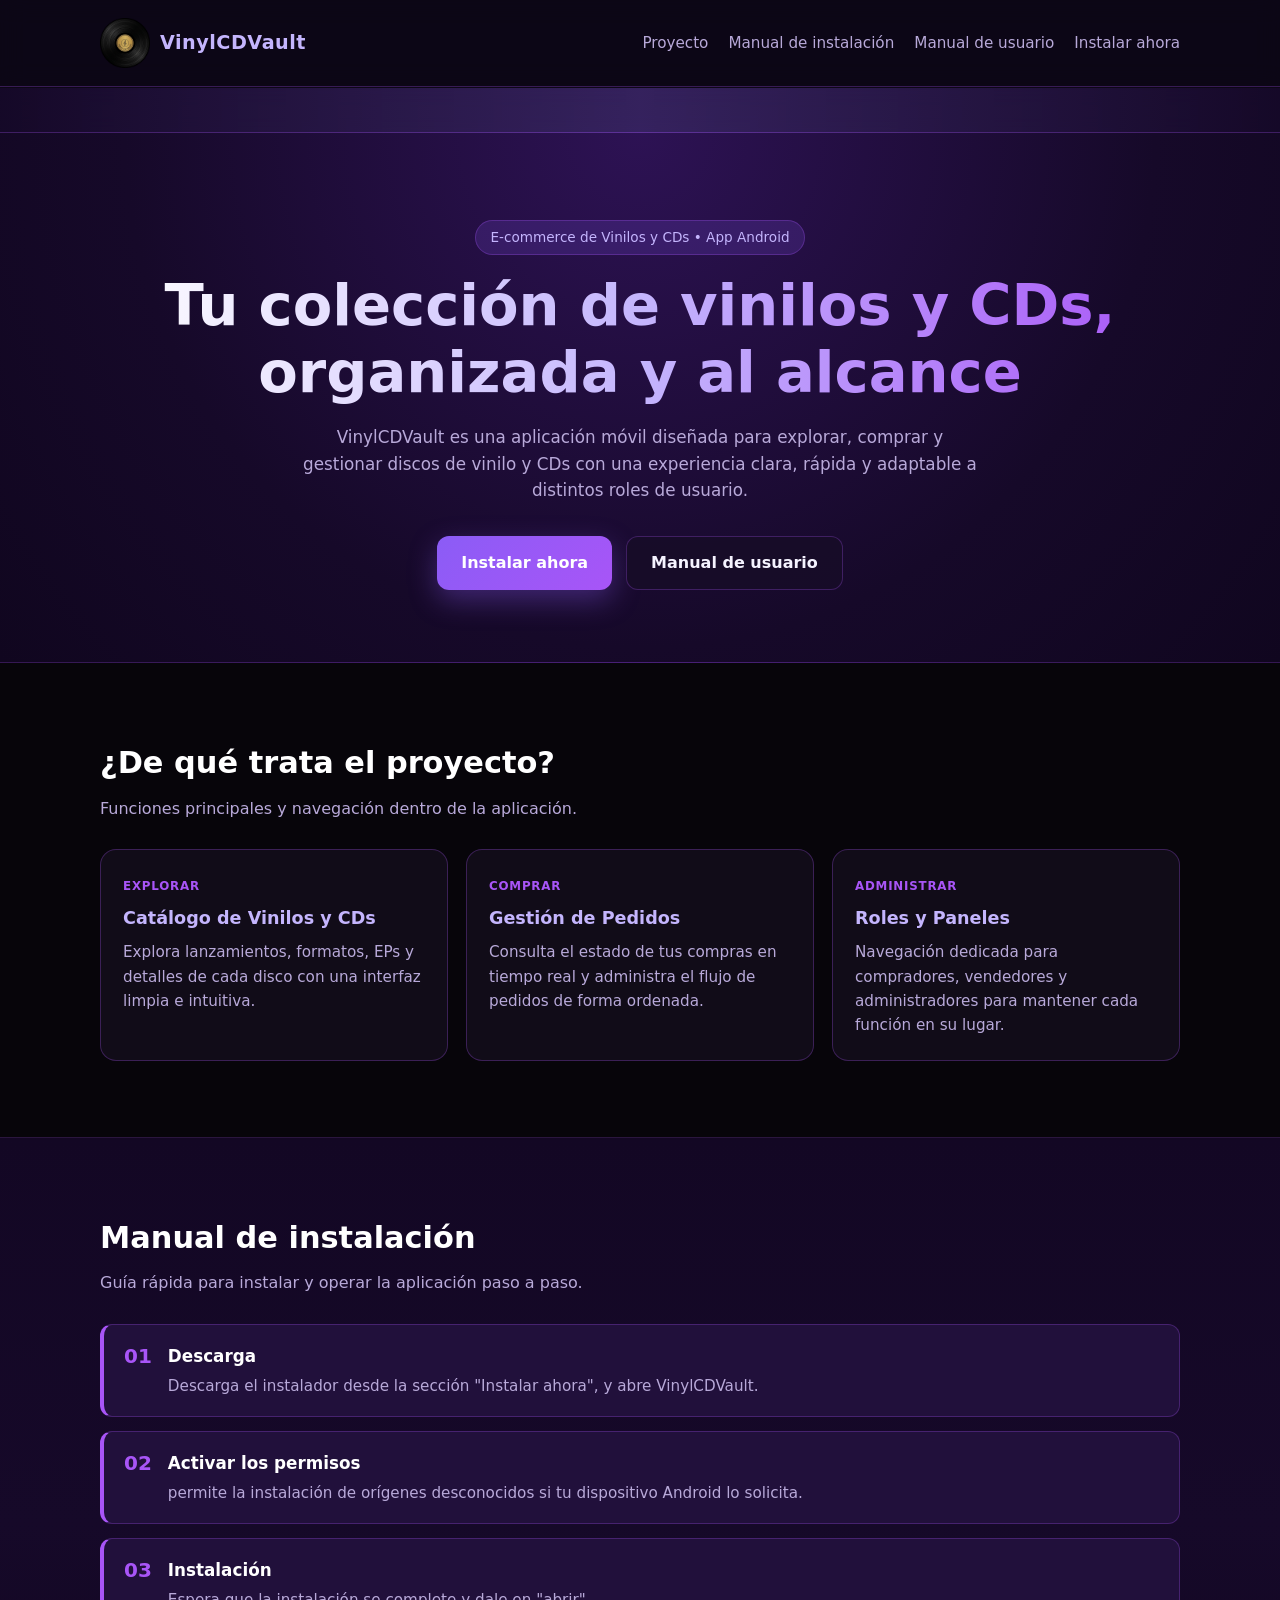
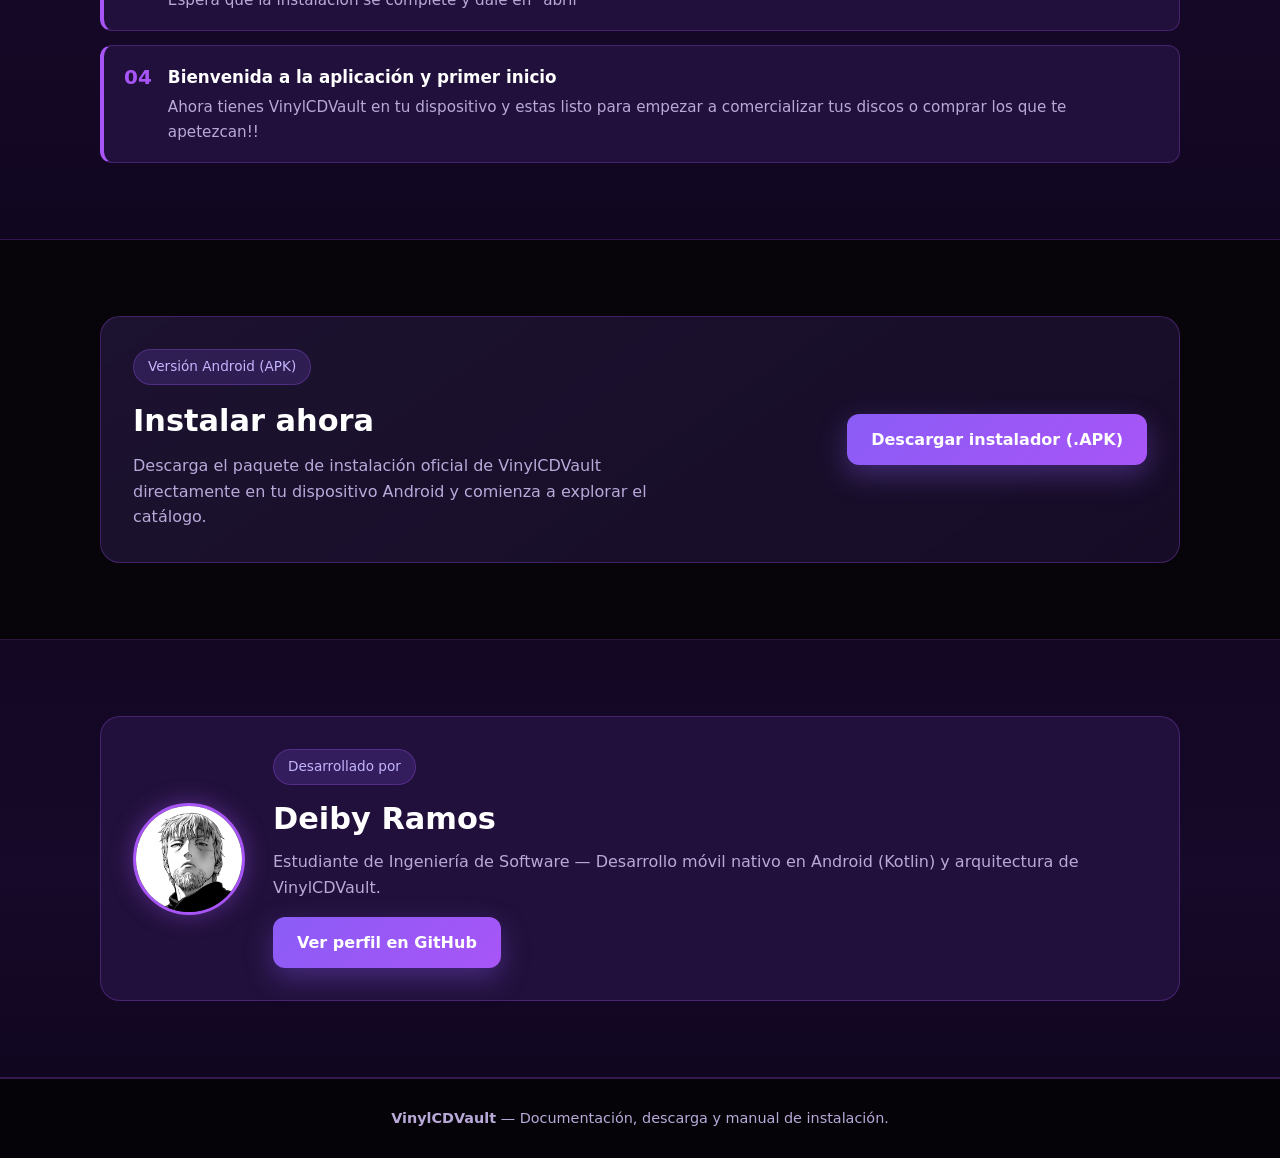
<file: index.html>
<!DOCTYPE html>
<html lang="es">

<head>
    <meta charset="UTF-8">
    <meta name="viewport" content="width=device-width, initial-scale=1.0">
    <title>VinylCDVault — E-commerce de Discos de Vinilo y CDs | Manual y Descarga</title>

    <!-- SEO Básico -->
    <meta name="description"
        content="Descarga VinylCDVault y consulta el manual de usuario oficial. Compra, explora y vende discos de vinilo, CDs y EPs de manera cómoda con vendedores reales.">
    <meta name="keywords"
        content="VinylCDVault, discos de vinilo, CDs, EP, tienda de música, e-commerce vinilos, app Android música, manual de usuario">
    <meta name="author" content="VinylCDVault Team">
    <meta name="robots" content="index, follow">
    <meta name="theme-color" content="#140824">

    <!-- Open Graph (para que se vea pro al compartir el link en WhatsApp/Discord) -->
    <meta property="og:type" content="website">
    <meta property="og:title" content="VinylCDVault — Tu colección de vinilos y CDs al alcance">
    <meta property="og:description"
        content="Compra tu música de manera más cómoda y sin rebuscar tanto con vendedores reales. Descarga el APK y revisa el manual de usuario.">
    <meta property="og:image" content="ic_vinyl_logo.png">

    <!-- Datos Estructurados (Schema.org para Google) -->
    <script type="application/ld+json">
    {
      "@context": "https://schema.org",
      "@type": "SoftwareApplication",
      "name": "VinylCDVault",
      "operatingSystem": "Android",
      "applicationCategory": "ShoppingApplication",
      "description": "Aplicación móvil e-commerce para comprar, explorar y gestionar discos de vinilo y CDs con distintos roles de usuario.",
      "offers": {
        "@type": "Offer",
        "price": "0",
        "priceCurrency": "COP"
      }
    }
    </script>

    <link rel="stylesheet" href="styles.css">
    <link rel="icon" type="image/png" href="ic_vinyl_logo.png">
</head>

<body>
    <header>
        <div class="container nav">
            <a href="#" class="logo-brandname" aria-label="Inicio de VinylCDVault">
                <img src="ic_vinyl_logo.png" alt="Logotipo de disco de vinilo de VinylCDVault" class="logo" width="36"
                    height="36">
                <span class="brand">VinylCDVault</span>
            </a>
            <nav class="nav-links" aria-label="Navegación principal">
                <a href="#proyecto">Proyecto</a>
                <a href="#manual">Manual de instalación</a>
                <a href="manual.html">Manual de usuario</a>
                <a href="#instalar">Instalar ahora</a>
            </nav>
        </div>
    </header>

    <aside class="promo-bar" aria-label="Novedades y beneficios">
        <div class="promo-track" id="promo-track">
            COMPRA TU MÚSICA DE MANERA MÁS CÓMODA Y SIN REBUSCAR TANTO CON VENDEDORES REALES!! &nbsp;⋅&nbsp; CONSIGUE EP
            DE MANERA MÁS SENCILLA &nbsp;⋅&nbsp; REGÍSTRATE PARA COMENZAR A VENDER TUS DISCOS!!
        </div>
    </aside>

    <main>
        <!-- SECCIÓN 1: HERO (Fondo Morado Cósmico) -->
        <section class="section-band bg-purple-hero" aria-labelledby="hero-title">
            <div class="container hero">
                <span class="badge">E-commerce de Vinilos y CDs • App Android</span>
                <h1 id="hero-title">Tu colección de vinilos y CDs, organizada y al alcance</h1>
                <p>
                    VinylCDVault es una aplicación móvil diseñada para explorar, comprar y gestionar discos
                    de vinilo y CDs con una experiencia clara, rápida y adaptable a distintos roles de usuario.
                </p>
                <div class="actions">
                    <a href="#instalar" class="btn btn-primary">Instalar ahora</a>
                    <a href="manual.html" class="btn btn-secondary">Manual de usuario</a>
                </div>
            </div>
        </section>

        <!-- SECCIÓN 2: PROYECTO (Fondo Negro Puro / Obsidiana) -->
        <section id="proyecto" class="section-band bg-black" aria-labelledby="proyecto-title">
            <div class="container">
                <div class="section-header">
                    <h2 id="proyecto-title" class="section-title">¿De qué trata el proyecto?</h2>
                    <p class="section-sub">Funciones principales y navegación dentro de la aplicación.</p>
                </div>
                <div class="grid">
                    <article class="card">
                        <span class="card-tag">Explorar</span>
                        <h3>Catálogo de Vinilos y CDs</h3>
                        <p>Explora lanzamientos, formatos, EPs y detalles de cada disco con una interfaz limpia e
                            intuitiva.</p>
                    </article>
                    <article class="card">
                        <span class="card-tag">Comprar</span>
                        <h3>Gestión de Pedidos</h3>
                        <p>Consulta el estado de tus compras en tiempo real y administra el flujo de pedidos de forma
                            ordenada.</p>
                    </article>
                    <article class="card">
                        <span class="card-tag">Administrar</span>
                        <h3>Roles y Paneles</h3>
                        <p>Navegación dedicada para compradores, vendedores y administradores para mantener cada función
                            en su lugar.</p>
                    </article>
                </div>
            </div>
        </section>

        <!-- SECCIÓN 3: MANUAL DE USUARIO (Fondo Morado Profundo) -->
        <section id="manual" class="section-band bg-purple-deep" aria-labelledby="manual-title">
            <div class="container">
                <div class="section-header">
                    <h2 id="manual-title" class="section-title">Manual de instalación</h2>
                    <p class="section-sub">Guía rápida para instalar y operar la aplicación paso a paso.</p>
                </div>
                <!-- Usamos <ol> porque son pasos secuenciales (mejor semántica) -->
                <ol class="steps">
                    <li class="step">
                        <span class="step-num">01</span>
                        <div>
                            <h3>Descarga</h3>
                            <p>Descarga el instalador desde la sección "Instalar ahora", y abre VinylCDVault.</p>
                        </div>
                    </li>
                    <li class="step">
                        <span class="step-num">02</span>
                        <div>
                            <h3>Activar los permisos</h3>
                            <p>permite la instalación de orígenes desconocidos si tu dispositivo Android lo solicita.
                            </p>
                        </div>
                    </li>
                    <li class="step">
                        <span class="step-num">03</span>
                        <div>
                            <h3>Instalación</h3>
                            <p>Espera que la instalación se complete y dale en "abrir"</p>
                        </div>
                    </li>
                    <li class="step">
                        <span class="step-num">04</span>
                        <div>
                            <h3>Bienvenida a la aplicación y primer inicio</h3>
                            <p>Ahora tienes VinylCDVault en tu dispositivo y estas listo para empezar a comercializar
                                tus discos o comprar los que te apetezcan!!</p>
                        </div>
                    </li>
                </ol>
            </div>
        </section>

        <!-- SECCIÓN 4: INSTALAR AHORA (Fondo Negro Puro / Obsidiana) -->
        <section id="instalar" class="section-band bg-black" aria-labelledby="instalar-title">
            <div class="container">
                <div class="install-box">
                    <div>
                        <span class="badge" style="margin-bottom: 12px;">Versión Android (APK)</span>
                        <h2 id="instalar-title" class="section-title" style="margin-bottom: 8px;">Instalar ahora</h2>
                        <p style="color: var(--text-muted); max-width: 540px;">
                            Descarga el paquete de instalación oficial de VinylCDVault directamente en tu dispositivo
                            Android y comienza a explorar el catálogo.
                        </p>
                    </div>
                    <a href="https://github.com/DeibyRamos123/vinylCDVault/releases/download/v1.0.0/app-release.apk" download class="btn btn-primary">Descargar instalador (.APK)</a>
                </div>
            </div>
        </section>
        <!-- SECCIÓN 5: DESARROLLADO POR (Fondo Morado Profundo) -->
        <section id="autor" class="section-band bg-purple-deep" aria-labelledby="autor-title">
            <div class="container">
                <div class="dev-card">
                <img src="canute manga.jpg" alt="Foto de Deiby Julián Ramos Nieto" class="dev-avatar" width="110"
                height="110">
                    <div class="dev-info">
                        <span class="badge" style="margin-bottom: 10px;">Desarrollado por</span>
                        <h2 id="autor-title" class="section-title" style="margin-bottom: 6px;">Deiby Ramos
                        </h2>
                        <p style="color: var(--text-muted); margin-bottom: 16px;">
                            Estudiante de Ingeniería de Software — Desarrollo móvil nativo en Android (Kotlin) y
                            arquitectura de VinylCDVault.
                        </p>
                        <div class="dev-links">
                            <a href="https://github.com/DeibyRamos123" target="_blank" rel="noopener noreferrer"
                                class="btn btn-primary">
                                Ver perfil en GitHub
                            </a>
                        </div>
                    </div>
                </div>
            </div>
        </section>
    </main>

    <footer>
        <div class="container">
            <p><strong>VinylCDVault</strong> — Documentación, descarga y manual de instalación.</p>
        </div>
    </footer>

    <script src="index.js"></script>
</body>

</html>
</file>
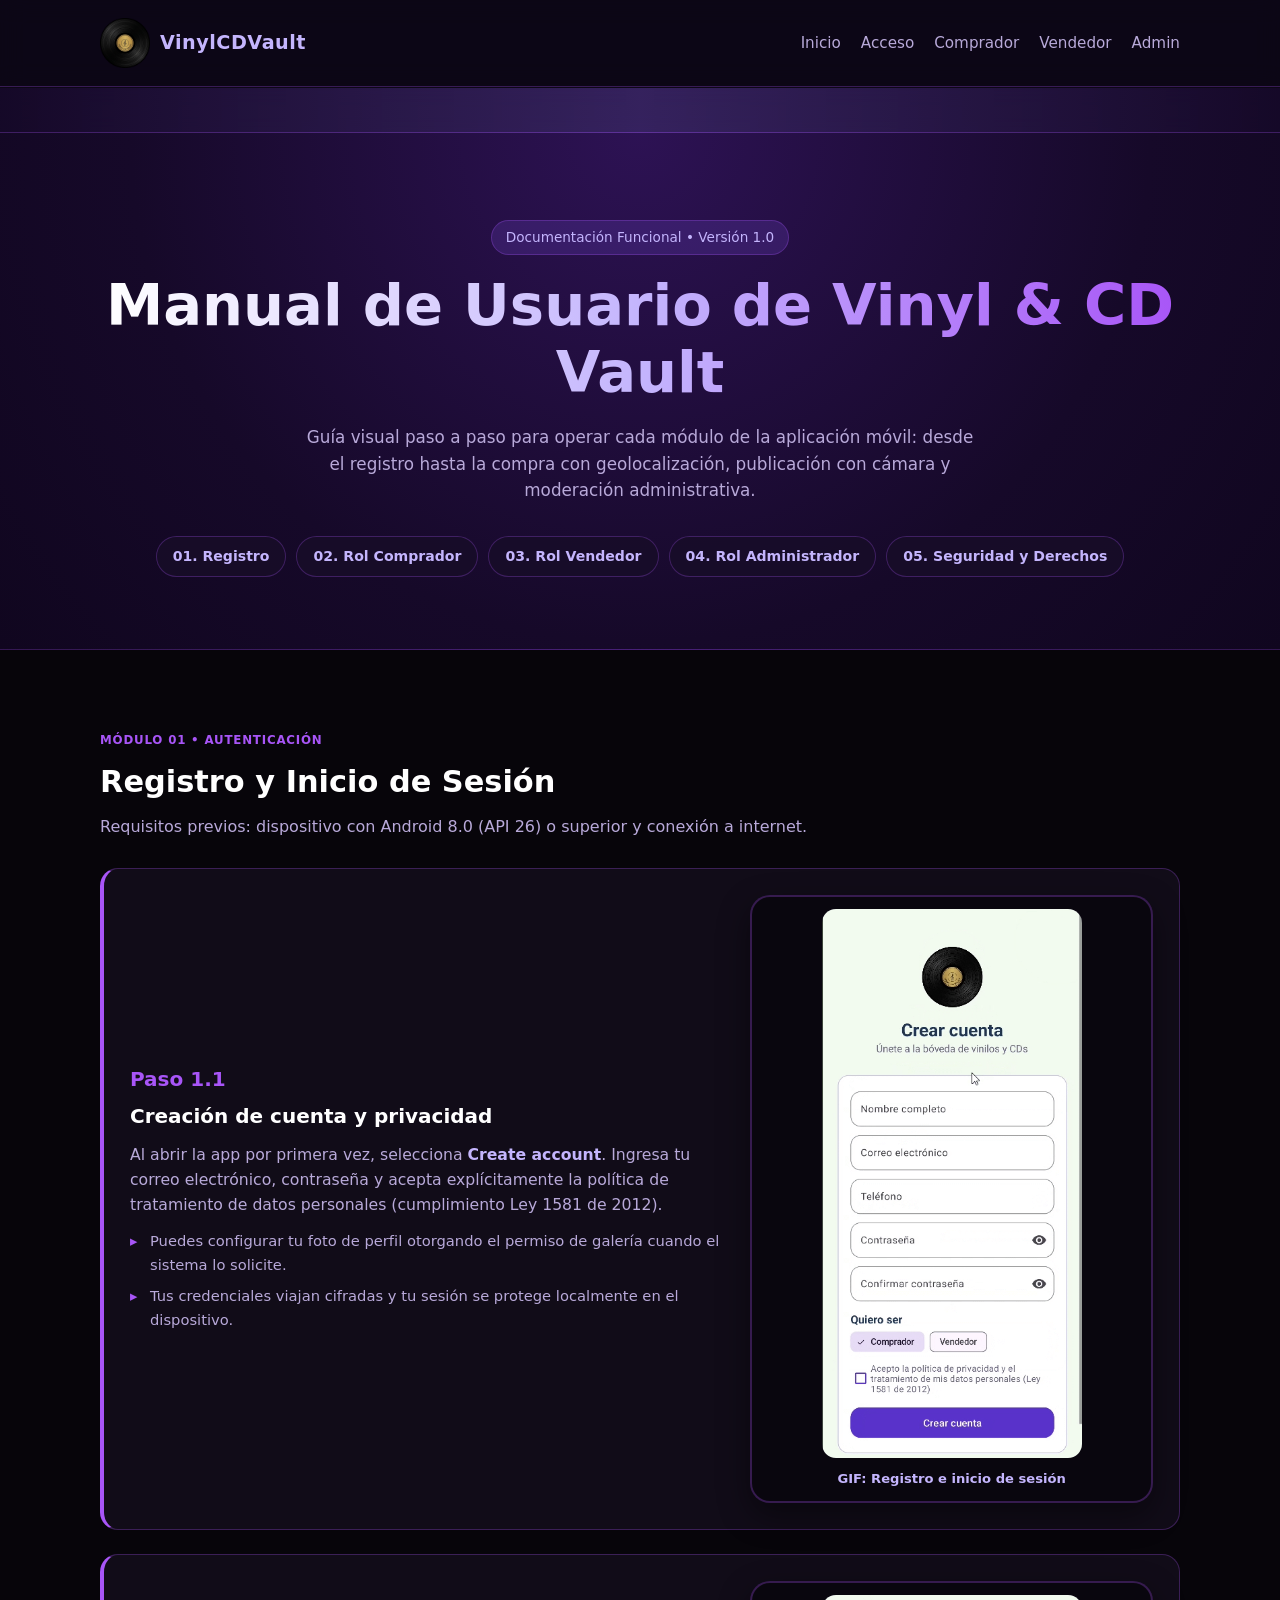
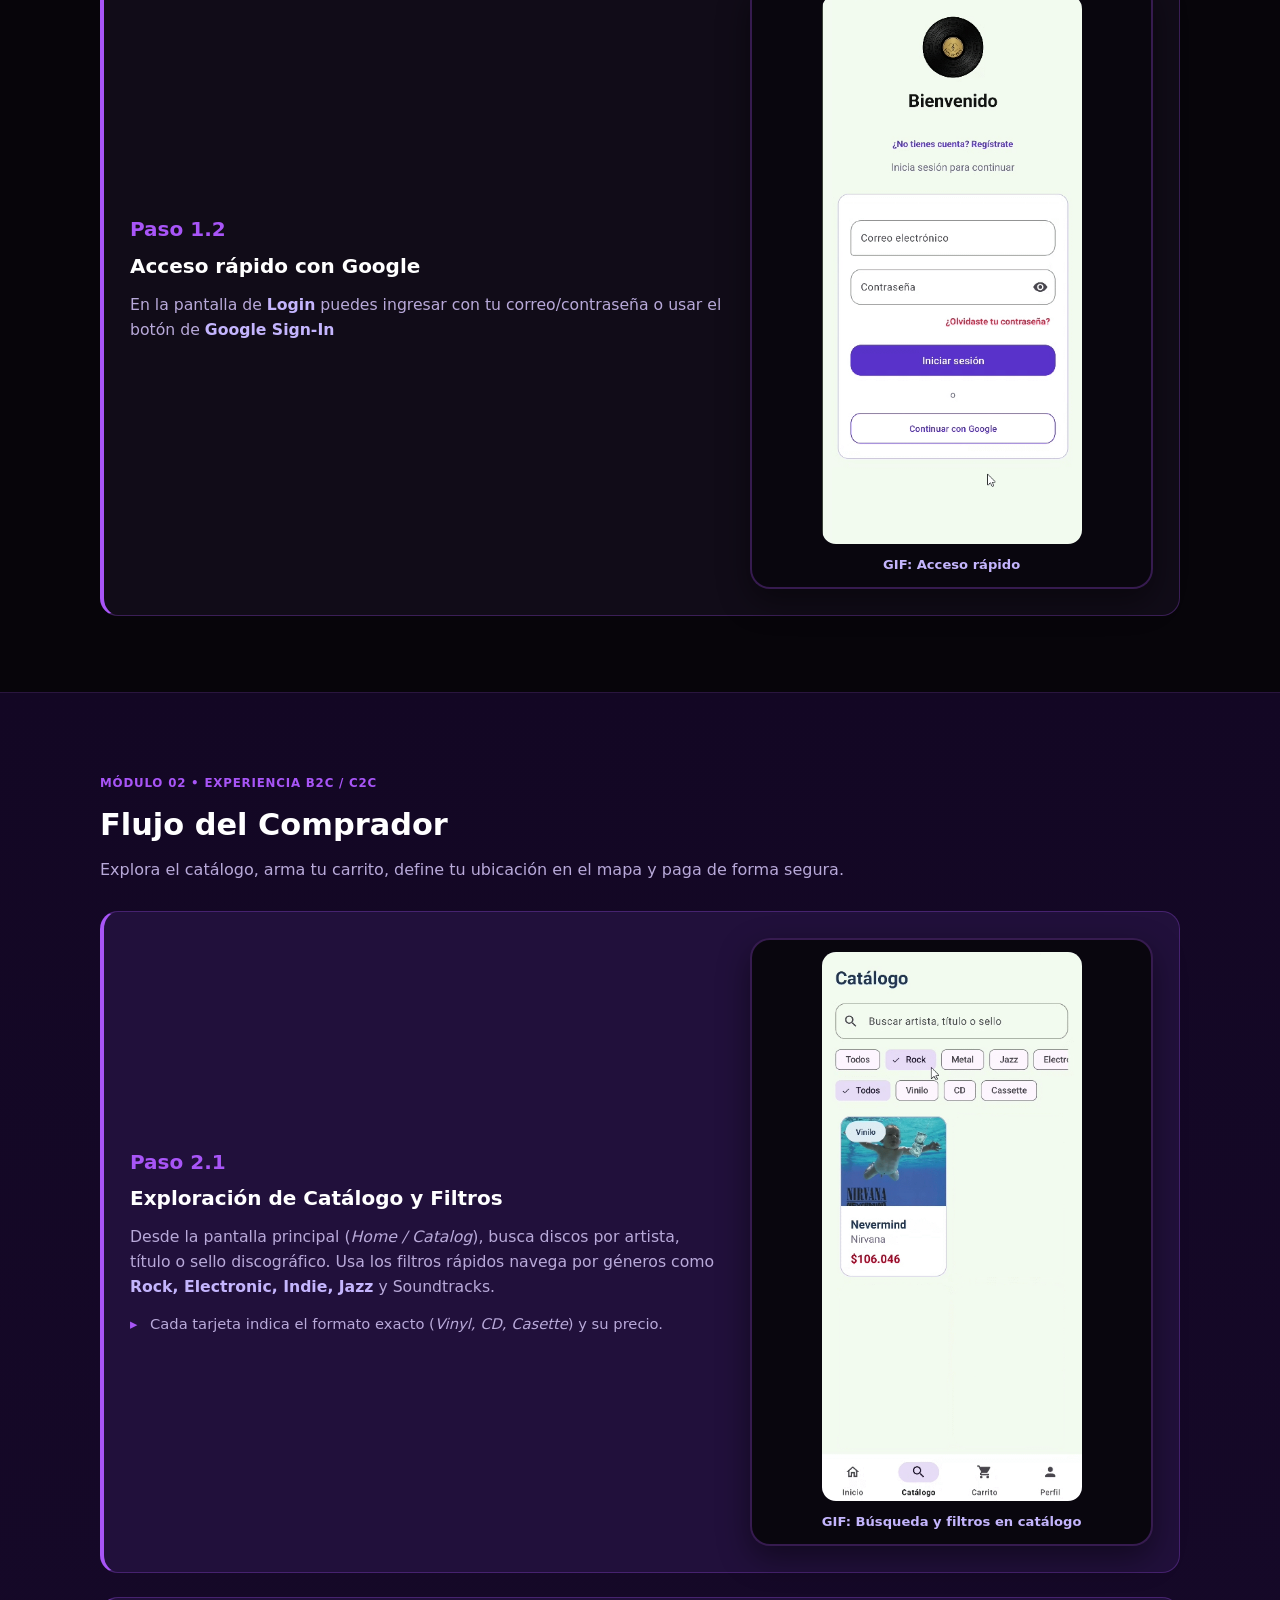
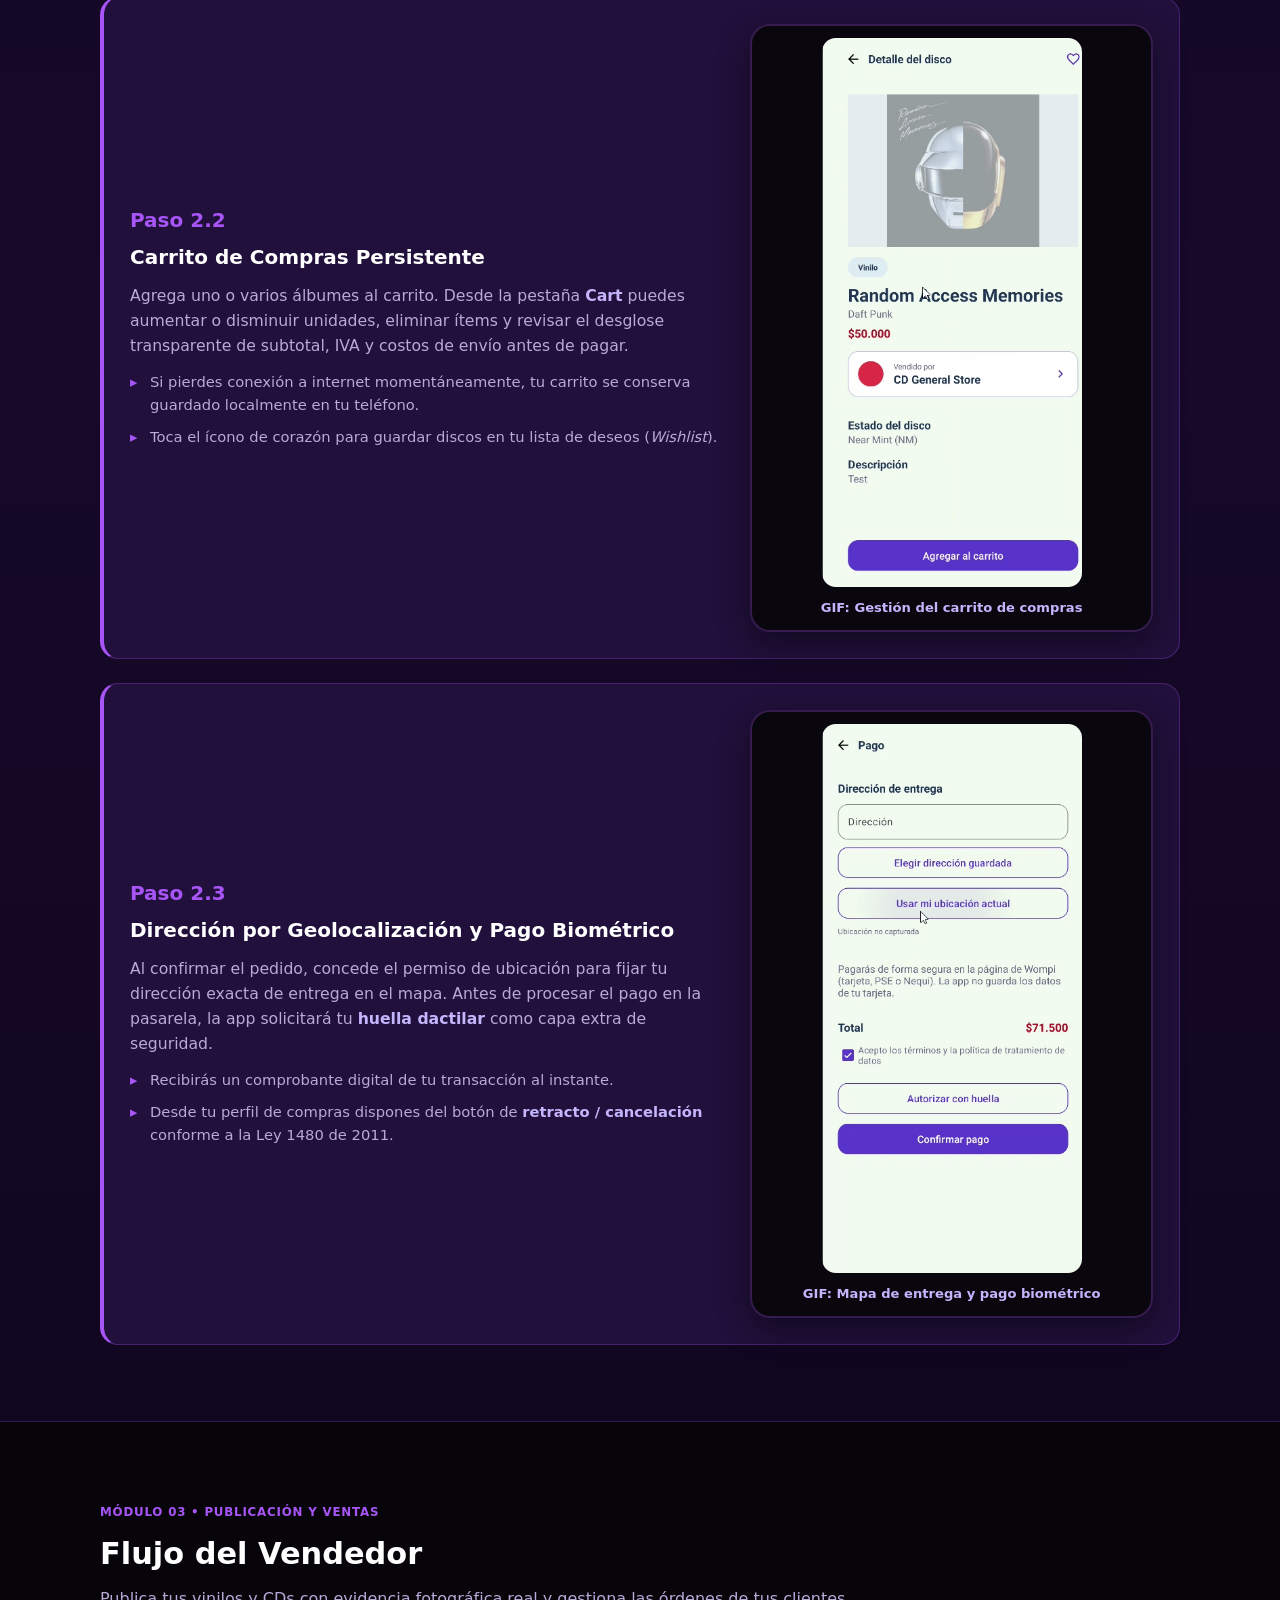
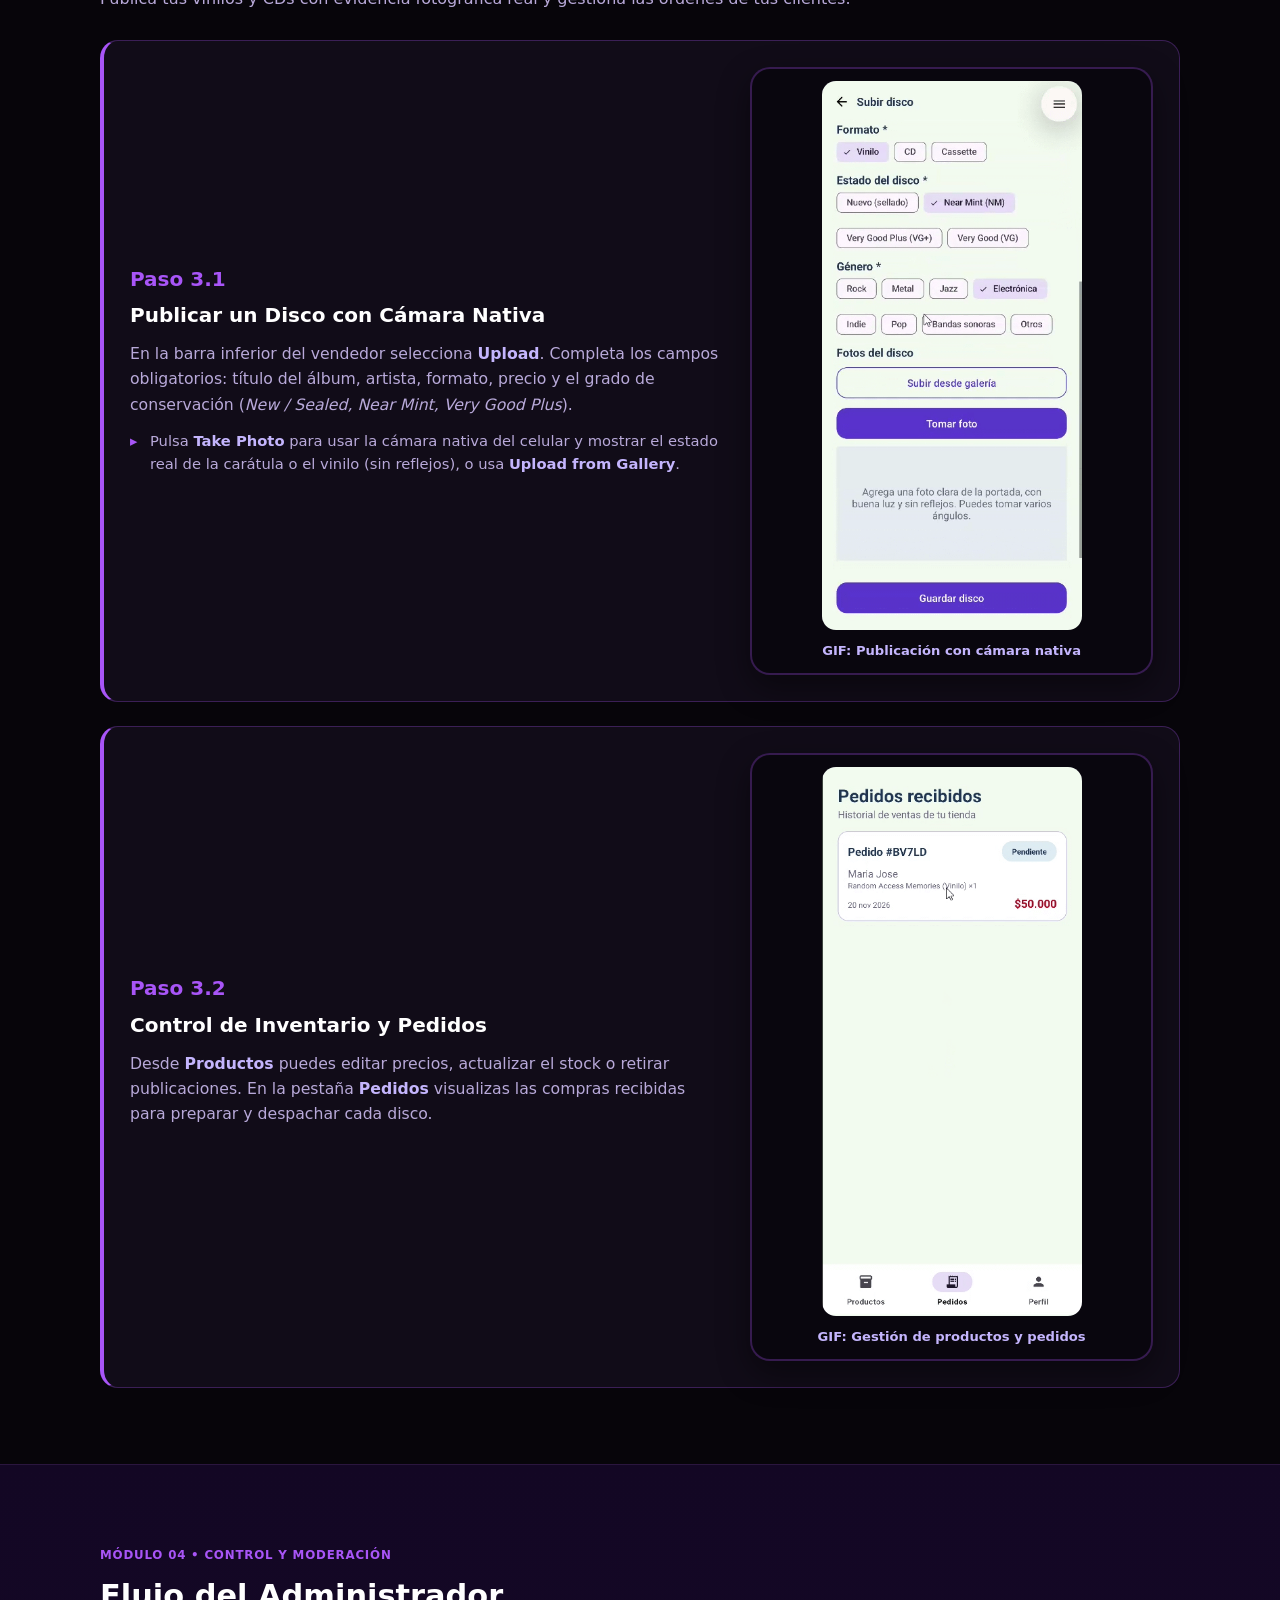
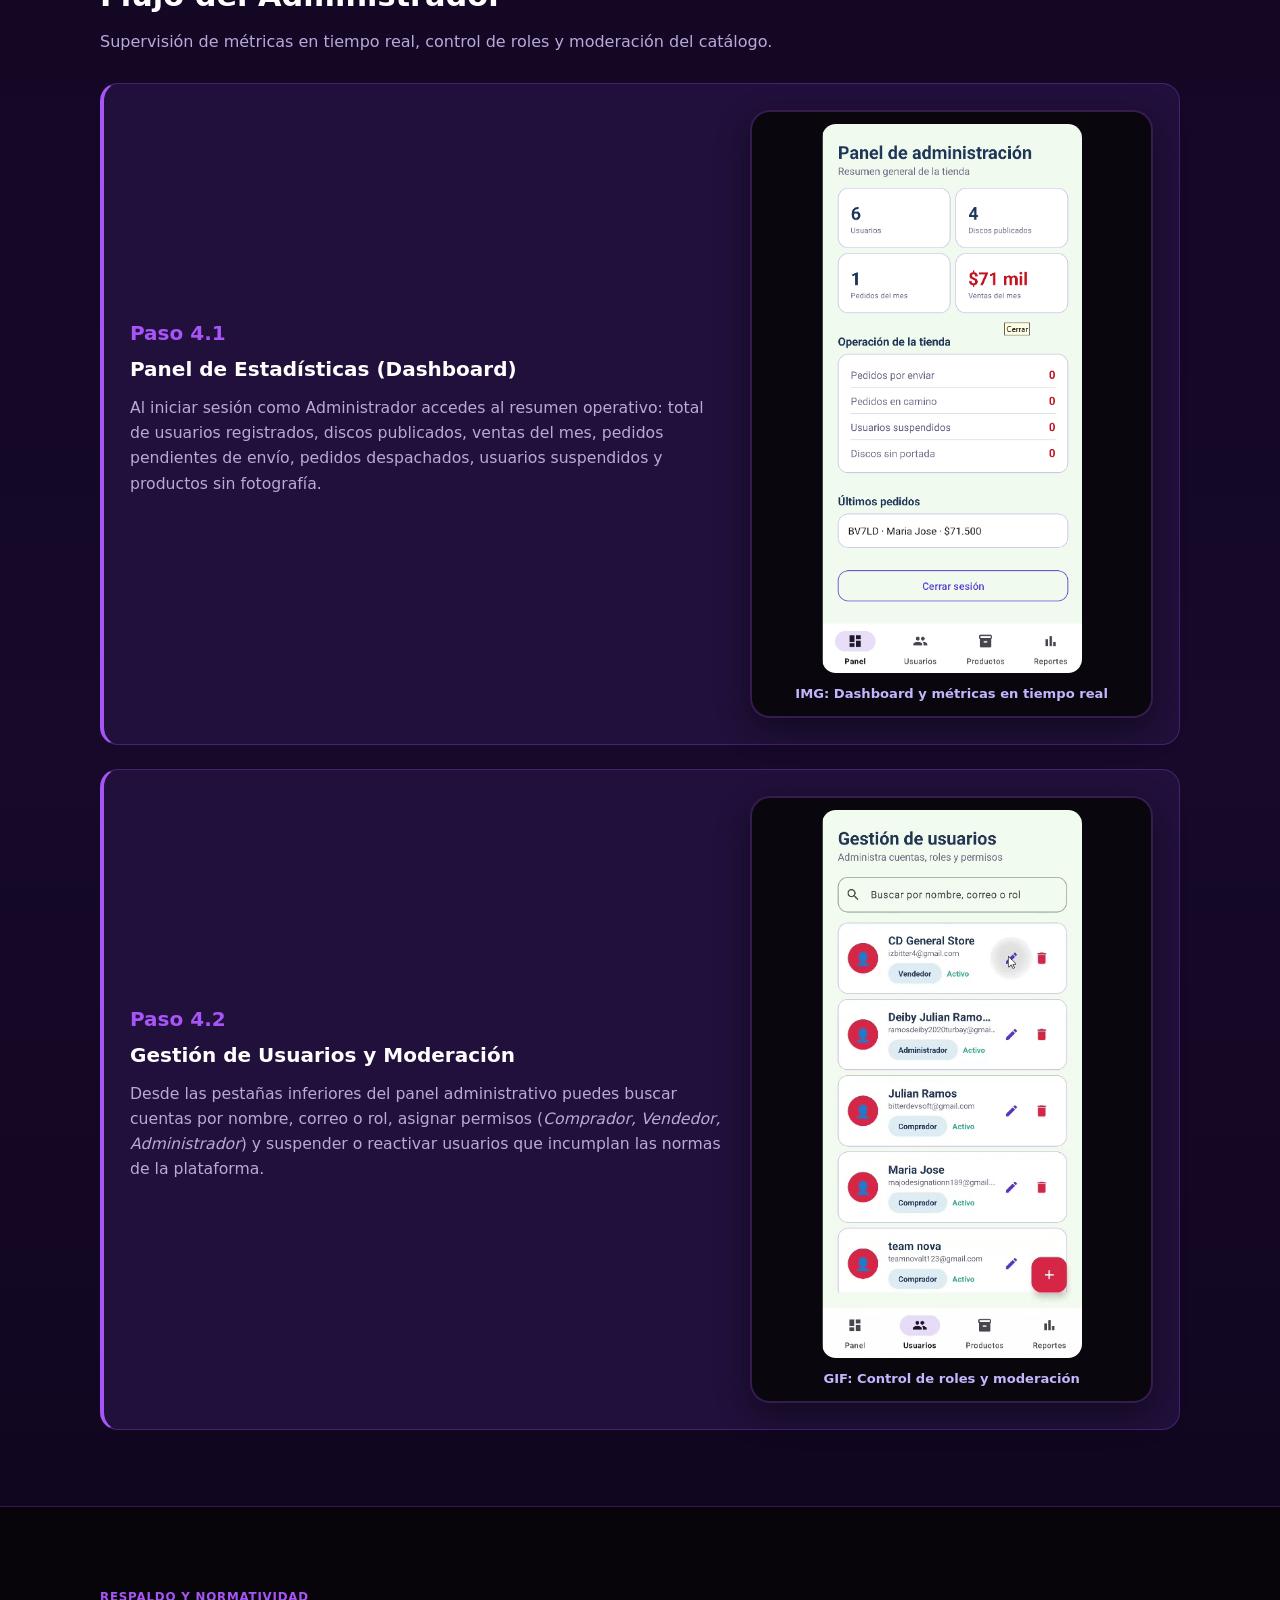
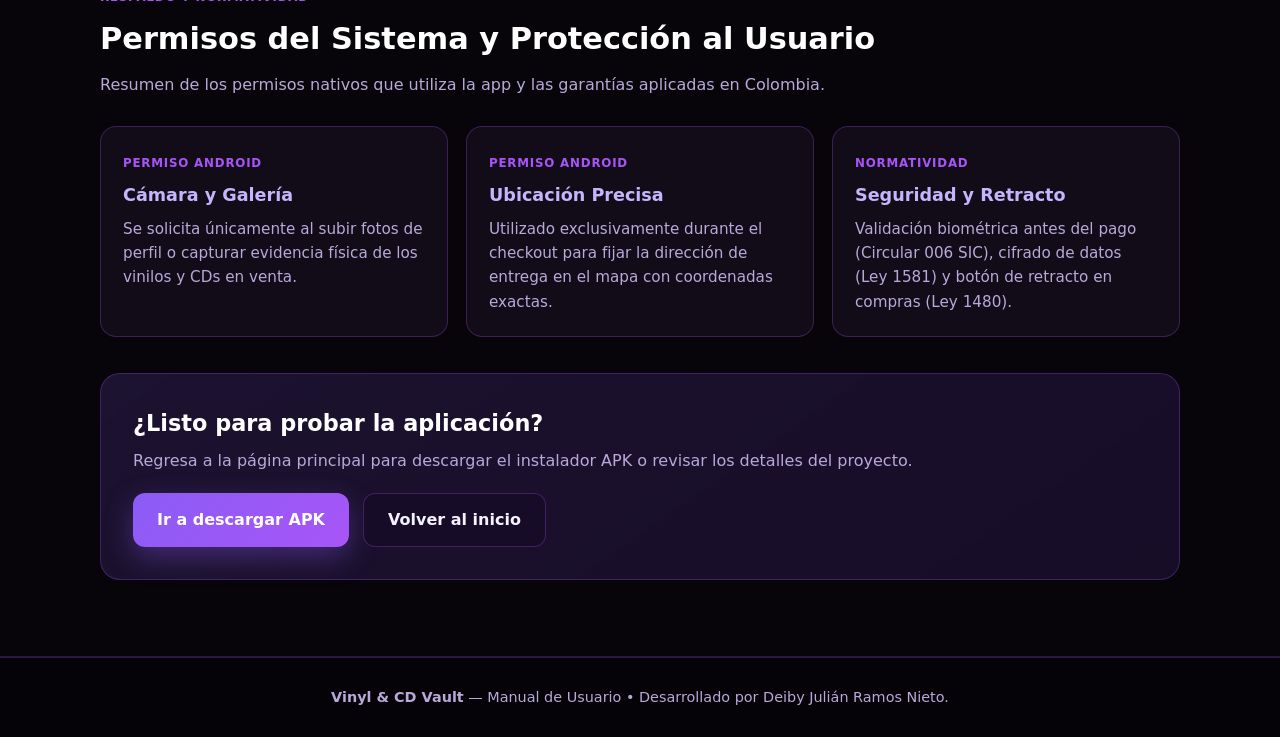
<file: manual.html>
<!DOCTYPE html>
<html lang="es">

<head>
    <meta charset="UTF-8">
    <meta name="viewport" content="width=device-width, initial-scale=1.0">
    <title>Manual de Usuario — Vinyl &amp; CD Vault | Guía Completa por Roles</title>

    <!-- SEO Básico -->
    <meta name="description" content="Manual de usuario oficial de Vinyl & CD Vault para Android. Aprende paso a paso cómo comprar discos, publicar vinilos con cámara nativa, pagar con biometría y administrar el catálogo.">
    <meta name="keywords" content="Manual de usuario VinylCDVault, guía Vinyl and CD Vault, comprar vinilos Android, vender discos CDs, app e-commerce música">
    <meta name="author" content="Deiby Julián Ramos Nieto">
    <meta name="robots" content="index, follow">
    <meta name="theme-color" content="#140824">

    <!-- Open Graph -->
    <meta property="og:type" content="article">
    <meta property="og:title" content="Manual de Usuario — Vinyl & CD Vault">
    <meta property="og:description" content="Guía interactiva paso a paso para Compradores, Vendedores y Administradores de Vinyl & CD Vault.">
    <meta property="og:image" content="ic_vinyl_logo.png">

    <!-- Datos Estructurados SEO (TechArticle) -->
    <script type="application/ld+json">
    {
      "@context": "https://schema.org",
      "@type": "TechArticle",
      "headline": "Manual de Usuario Oficial — Vinyl & CD Vault",
      "description": "Guía paso a paso para operar los módulos de Comprador, Vendedor y Administrador en la aplicación móvil nativa Android Vinyl & CD Vault.",
      "author": {
        "@type": "Person",
        "name": "Deiby Julián Ramos Nieto"
      },
      "about": {
        "@type": "SoftwareApplication",
        "name": "Vinyl & CD Vault",
        "operatingSystem": "Android 8.0+"
      }
    }
    </script>

    <link rel="stylesheet" href="manual.css">
    <link rel="stylesheet" href="styles.css">
    <link rel="icon" type="image/png" href="ic_vinyl_logo.png">
</head>

<body>
    <header>
        <div class="container nav">
            <a href="index.html" class="logo-brandname" aria-label="Volver al inicio de VinylCDVault">
                <img src="ic_vinyl_logo.png" alt="Logotipo de disco de vinilo de VinylCDVault" class="logo" width="40" height="40">
                <span class="brand">VinylCDVault</span>
            </a>
            <nav class="nav-links" aria-label="Navegación del manual">
                <a href="index.html">Inicio</a>
                <a href="#acceso">Acceso</a>
                <a href="#comprador">Comprador</a>
                <a href="#vendedor">Vendedor</a>
                <a href="#admin">Admin</a>
            </nav>
        </div>
    </header>

    <aside class="promo-bar" aria-label="Índice rápido">
        <div class="promo-track">
            MANUAL DE USUARIO OFICIAL &nbsp;⋅&nbsp; SOPORTE ANDROID 8.0+ &nbsp;⋅&nbsp; CATÁLOGO DE VINILOS, CDS Y EPS &nbsp;⋅&nbsp; PROTECCIÓN AL CONSUMIDOR (LEY 1480)
        </div>
    </aside>

    <main>
        <!-- HERO DEL MANUAL (Fondo Morado Cósmico) -->
        <section class="section-band bg-purple-hero" aria-labelledby="manual-hero-title">
            <div class="container hero">
                <span class="badge">Documentación Funcional • Versión 1.0</span>
                <h1 id="manual-hero-title">Manual de Usuario de Vinyl &amp; CD Vault</h1>
                <p>
                    Guía visual paso a paso para operar cada módulo de la aplicación móvil: desde el registro hasta la compra con geolocalización, publicación con cámara y moderación administrativa.
                </p>

                <!-- Accesos rápidos por rol -->
                <nav class="role-pills" aria-label="Saltar a sección por rol">
                    <a href="#acceso" class="pill">01. Registro</a>
                    <a href="#comprador" class="pill">02. Rol Comprador</a>
                    <a href="#vendedor" class="pill">03. Rol Vendedor</a>
                    <a href="#admin" class="pill">04. Rol Administrador</a>
                    <a href="#garantias" class="pill">05. Seguridad y Derechos</a>
                </nav>
            </div>
        </section>

        <!-- SECCIÓN 1: ACCESO Y SEGURIDAD (Fondo Negro Puro) -->
        <section id="acceso" class="section-band bg-black" aria-labelledby="acceso-title">
            <div class="container">
                <div class="section-header">
                    <span class="card-tag">Módulo 01 • Autenticación</span>
                    <h2 id="acceso-title" class="section-title">Registro y Inicio de Sesión</h2>
                    <p class="section-sub">Requisitos previos: dispositivo con Android 8.0 (API 26) o superior y conexión a internet.</p>
                </div>

                <ol class="manual-flow">
                    <li class="manual-item">
                        <div class="manual-text">
                            <span class="step-num">Paso 1.1</span>
                            <h3>Creación de cuenta y privacidad</h3>
                            <p>Al abrir la app por primera vez, selecciona <strong>Create account</strong>. Ingresa tu correo electrónico, contraseña y acepta explícitamente la política de tratamiento de datos personales (cumplimiento Ley 1581 de 2012).</p>
                            <ul class="manual-checklist">
                                <li>Puedes configurar tu foto de perfil otorgando el permiso de galería cuando el sistema lo solicite.</li>
                                <li>Tus credenciales viajan cifradas y tu sesión se protege localmente en el dispositivo.</li>
                            </ul>
                        </div>
                        <figure class="gif-frame">
                            <img src="gifs/Registro.gif" alt="Demostración animada del registro e inicio de sesión en VinylCDVault" loading="lazy">
                            <figcaption>GIF: Registro e inicio de sesión</figcaption>
                        </figure>
                    </li>

                    <li class="manual-item">
                        <div class="manual-text">
                            <span class="step-num">Paso 1.2</span>
                            <h3>Acceso rápido con Google</h3>
                            <p>En la pantalla de <strong>Login</strong> puedes ingresar con tu correo/contraseña o usar el botón de <strong>Google Sign-In</strong></p>
                        </div>
                        <figure class="gif-frame">
                            <img src="gifs/google.gif" alt="Demostración animada del acceso" loading="lazy">
                            <figcaption>GIF: Acceso rápido</figcaption>
                        </figure>
                    </li>
                </ol>
            </div>
        </section>

        <!-- SECCIÓN 2: FLUJO COMPRADOR (Fondo Morado Profundo) -->
        <section id="comprador" class="section-band bg-purple-deep" aria-labelledby="comprador-title">
            <div class="container">
                <div class="section-header">
                    <span class="card-tag">Módulo 02 • Experiencia B2C / C2C</span>
                    <h2 id="comprador-title" class="section-title">Flujo del Comprador</h2>
                    <p class="section-sub">Explora el catálogo, arma tu carrito, define tu ubicación en el mapa y paga de forma segura.</p>
                </div>

                <ol class="manual-flow">
                    <li class="manual-item">
                        <div class="manual-text">
                            <span class="step-num">Paso 2.1</span>
                            <h3>Exploración de Catálogo y Filtros</h3>
                            <p>Desde la pantalla principal (<em>Home / Catalog</em>), busca discos por artista, título o sello discográfico. Usa los filtros rápidos navega por géneros como <strong>Rock, Electronic, Indie, Jazz</strong> y Soundtracks.</p>
                            <ul class="manual-checklist">
                                <li>Cada tarjeta indica el formato exacto (<em>Vinyl, CD, Casette</em>) y su precio.</li>
                            </ul>
                        </div>
                        <figure class="gif-frame">
                            <img src="gifs/Filtrado.gif" alt="Demostración animada navegando el catálogo y filtros de vinilos" loading="lazy">
                            <figcaption>GIF: Búsqueda y filtros en catálogo</figcaption>
                        </figure>
                    </li>

                    <li class="manual-item">
                        <div class="manual-text">
                            <span class="step-num">Paso 2.2</span>
                            <h3>Carrito de Compras Persistente</h3>
                            <p>Agrega uno o varios álbumes al carrito. Desde la pestaña <strong>Cart</strong> puedes aumentar o disminuir unidades, eliminar ítems y revisar el desglose transparente de subtotal, IVA y costos de envío antes de pagar.</p>
                            <ul class="manual-checklist">
                                <li>Si pierdes conexión a internet momentáneamente, tu carrito se conserva guardado localmente en tu teléfono.</li>
                                <li>Toca el ícono de corazón para guardar discos en tu lista de deseos (<em>Wishlist</em>).</li>
                            </ul>
                        </div>
                        <figure class="gif-frame">
                            <img src="gifs/Carrito.gif" alt="Demostración animada agregando discos y modificando unidades en el carrito" loading="lazy">
                            <figcaption>GIF: Gestión del carrito de compras</figcaption>
                        </figure>
                    </li>

                    <li class="manual-item">
                        <div class="manual-text">
                            <span class="step-num">Paso 2.3</span>
                            <h3>Dirección por Geolocalización y Pago Biométrico</h3>
                            <p>Al confirmar el pedido, concede el permiso de ubicación para fijar tu dirección exacta de entrega en el mapa. Antes de procesar el pago en la pasarela, la app solicitará tu <strong>huella dactilar</strong> como capa extra de seguridad.</p>
                            <ul class="manual-checklist">
                                <li>Recibirás un comprobante digital de tu transacción al instante.</li>
                                <li>Desde tu perfil de compras dispones del botón de <strong>retracto / cancelación</strong> conforme a la Ley 1480 de 2011.</li>
                            </ul>
                        </div>
                        <figure class="gif-frame">
                            <img src="gifs/pago.gif" alt="Demostración animada seleccionando ubicación en mapa y confirmando pago con huella" loading="lazy">
                            <figcaption>GIF: Mapa de entrega y pago biométrico</figcaption>
                        </figure>
                    </li>
                </ol>
            </div>
        </section>

        <!-- SECCIÓN 3: FLUJO VENDEDOR (Fondo Negro Puro) -->
        <section id="vendedor" class="section-band bg-black" aria-labelledby="vendedor-title">
            <div class="container">
                <div class="section-header">
                    <span class="card-tag">Módulo 03 • Publicación y Ventas</span>
                    <h2 id="vendedor-title" class="section-title">Flujo del Vendedor</h2>
                    <p class="section-sub">Publica tus vinilos y CDs con evidencia fotográfica real y gestiona las órdenes de tus clientes.</p>
                </div>

                <ol class="manual-flow">
                    <li class="manual-item">
                        <div class="manual-text">
                            <span class="step-num">Paso 3.1</span>
                            <h3>Publicar un Disco con Cámara Nativa</h3>
                            <p>En la barra inferior del vendedor selecciona <strong>Upload</strong>. Completa los campos obligatorios: título del álbum, artista, formato, precio y el grado de conservación (<em>New / Sealed, Near Mint, Very Good Plus</em>).</p>
                            <ul class="manual-checklist">
                                <li>Pulsa <strong>Take Photo</strong> para usar la cámara nativa del celular y mostrar el estado real de la carátula o el vinilo (sin reflejos), o usa <strong>Upload from Gallery</strong>.</li>
                            </ul>
                        </div>
                        <figure class="gif-frame">
                            <img src="gifs/crearproducto.gif" alt="Demostración animada publicando un disco con cámara desde el perfil vendedor" loading="lazy">
                            <figcaption>GIF: Publicación con cámara nativa</figcaption>
                        </figure>
                    </li>

                    <li class="manual-item">
                        <div class="manual-text">
                            <span class="step-num">Paso 3.2</span>
                            <h3>Control de Inventario y Pedidos</h3>
                            <p>Desde <strong>Productos</strong> puedes editar precios, actualizar el stock o retirar publicaciones. En la pestaña <strong>Pedidos</strong> visualizas las compras recibidas para preparar y despachar cada disco.</p>
                        </div>
                        <figure class="gif-frame">
                            <img src="gifs/Pedidos.gif" alt="Demostración animada gestionando inventario y pedidos del vendedor" loading="lazy">
                            <figcaption>GIF: Gestión de productos y pedidos</figcaption>
                        </figure>
                    </li>
                </ol>
            </div>
        </section>

        <!-- SECCIÓN 4: FLUJO ADMINISTRADOR (Fondo Morado Profundo) -->
        <section id="admin" class="section-band bg-purple-deep" aria-labelledby="admin-title">
            <div class="container">
                <div class="section-header">
                    <span class="card-tag">Módulo 04 • Control y Moderación</span>
                    <h2 id="admin-title" class="section-title">Flujo del Administrador</h2>
                    <p class="section-sub">Supervisión de métricas en tiempo real, control de roles y moderación del catálogo.</p>
                </div>

                <ol class="manual-flow">
                    <li class="manual-item">
                        <div class="manual-text">
                            <span class="step-num">Paso 4.1</span>
                            <h3>Panel de Estadísticas (Dashboard)</h3>
                            <p>Al iniciar sesión como Administrador accedes al resumen operativo: total de usuarios registrados, discos publicados, ventas del mes, pedidos pendientes de envío, pedidos despachados, usuarios suspendidos y productos sin fotografía.</p>
                        </div>
                        <figure class="gif-frame">
                            <img src="gifs/dashboard.png" alt="Demostración animada del dashboard de estadísticas del administrador" loading="lazy">
                            <figcaption>IMG: Dashboard y métricas en tiempo real</figcaption>
                        </figure>
                    </li>

                    <li class="manual-item">
                        <div class="manual-text">
                            <span class="step-num">Paso 4.2</span>
                            <h3>Gestión de Usuarios y Moderación</h3>
                            <p>Desde las pestañas inferiores del panel administrativo puedes buscar cuentas por nombre, correo o rol, asignar permisos (<em>Comprador, Vendedor, Administrador</em>) y suspender o reactivar usuarios que incumplan las normas de la plataforma.</p>
                        </div>
                        <figure class="gif-frame">
                            <img src="gifs/Administracion de usuarios.gif" alt="Demostración animada gestionando roles y estados de usuarios" loading="lazy">
                            <figcaption>GIF: Control de roles y moderación</figcaption>
                        </figure>
                    </li>
                </ol>
            </div>
        </section>

        <!-- SECCIÓN 5: SEGURIDAD, PERMISOS Y MARCO LEGAL (Fondo Negro Puro) -->
        <section id="garantias" class="section-band bg-black" aria-labelledby="garantias-title">
            <div class="container">
                <div class="section-header">
                    <span class="card-tag">Respaldo y Normatividad</span>
                    <h2 id="garantias-title" class="section-title">Permisos del Sistema y Protección al Usuario</h2>
                    <p class="section-sub">Resumen de los permisos nativos que utiliza la app y las garantías aplicadas en Colombia.</p>
                </div>

                <div class="grid">
                    <article class="card">
                        <span class="card-tag">Permiso Android</span>
                        <h3>Cámara y Galería</h3>
                        <p>Se solicita únicamente al subir fotos de perfil o capturar evidencia física de los vinilos y CDs en venta.</p>
                    </article>
                    <article class="card">
                        <span class="card-tag">Permiso Android</span>
                        <h3>Ubicación Precisa</h3>
                        <p>Utilizado exclusivamente durante el checkout para fijar la dirección de entrega en el mapa con coordenadas exactas.</p>
                    </article>
                    <article class="card">
                        <span class="card-tag">Normatividad</span>
                        <h3>Seguridad y Retracto</h3>
                        <p>Validación biométrica antes del pago (Circular 006 SIC), cifrado de datos (Ley 1581) y botón de retracto en compras (Ley 1480).</p>
                    </article>
                </div>

                <div class="install-box" style="margin-top: 36px;">
                    <div>
                        <h3 class="section-title" style="margin-bottom: 6px; font-size: 1.4rem;">¿Listo para probar la aplicación?</h3>
                        <p style="color: var(--text-muted);">Regresa a la página principal para descargar el instalador APK o revisar los detalles del proyecto.</p>
                    </div>
                    <div class="actions">
                        <a href="index.html#instalar" class="btn btn-primary">Ir a descargar APK</a>
                        <a href="index.html" class="btn btn-secondary">Volver al inicio</a>
                    </div>
                </div>
            </div>
        </section>
    </main>

    <footer>
        <div class="container">
            <p><strong>Vinyl &amp; CD Vault</strong> — Manual de Usuario • Desarrollado por Deiby Julián Ramos Nieto.</p>
        </div>
    </footer>

    <script src="index.js"></script>
</body>

</html>
</file>
<file: styles.css>
:root {
  --bg-dark: #0d0716;
  --bg-black: #07050a;
  --bg-purple: #160929;
  --bg-card: #180d29;
  --bg-card-dark: #110c18;
  --bg-card-purple: #21103b;
  --purple-main: #8b5cf6;
  --purple-bright: #a855f7;
  --purple-soft: #c4b5fd;
  --text-main: #f5f3ff;
  --text-muted: #b8a9d9;
  --border-purple: rgba(168, 85, 247, 0.28);
  --border-subtle: rgba(168, 85, 247, 0.22);
}

*,
*::before,
*::after {
  box-sizing: border-box;
  margin: 0;
  padding: 0;
}

html {
  scroll-behavior: smooth;
}

body {
  font-family: system-ui, -apple-system, BlinkMacSystemFont, "Segoe UI", Roboto, sans-serif;
  background-color: var(--bg-dark);
  color: var(--text-main);
  line-height: 1.6;
  overflow-x: hidden;
}

.container {
  width: min(1080px, 92%);
  margin: 0 auto;
}

/* Header */
header {
  padding: 18px 0;
  position: sticky;
  top: 0;
  backdrop-filter: blur(12px);
  background: rgba(13, 7, 22, 0.82);
  border-bottom: 1px solid var(--border-purple);
  z-index: 10;
}

.nav {
  display: flex;
  justify-content: space-between;
  align-items: center;
  gap: 16px;
}

.logo-brandname {
  display: flex;
  align-items: center;
  gap: 10px;
  text-decoration: none;
}

.logo {
  width: 50px;
  height: 50px;
  object-fit: contain;
}

.brand {
  font-weight: 800;
  font-size: 1.2rem;
  letter-spacing: 0.5px;
  color: var(--purple-soft);
}

.nav-links {
  display: flex;
  gap: 20px;
  font-size: 0.95rem;
}

.nav-links a {
  color: var(--text-muted);
  text-decoration: none;
  transition: color 0.25s ease;
  white-space: nowrap;
}

.nav-links a:hover {
  color: var(--text-main);
}

/* Barra promocional animada */
.promo-bar {
  width: 100%;
  overflow: hidden;
  white-space: nowrap;
  background: linear-gradient(
    90deg,
    rgba(22, 9, 41, 0.95),
    rgba(139, 92, 246, 0.32),
    rgba(22, 9, 41, 0.95)
  );
  border-bottom: 1px solid var(--border-purple);
  padding: 10px 0;
  font-size: 0.92rem;
  font-weight: 600;
  color: var(--purple-soft);
  letter-spacing: 0.2px;
  position: sticky;
  top: 88px;
  z-index: 9;
  backdrop-filter: blur(10px);
  animation: slideDownBar 0.65s ease both;
}

.promo-bar span {
  color: var(--text-main);
  font-weight: 700;
}

.promo-track {
  display: inline-block;
  padding-left: 100%;
  animation: moveLeft 18s linear infinite;
}

.promo-bar:hover .promo-track {
  animation-play-state: paused;
}

@keyframes moveLeft {
  0% {
    transform: translateX(0);
  }
  100% {
    transform: translateX(-100%);
  }
}

@keyframes slideDownBar {
  from {
    opacity: 0;
    transform: translateY(-8px);
  }
  to {
    opacity: 1;
    transform: translateY(0);
  }
}

/* Bandas alternadas (Morado / Negro) */
.section-band {
  width: 100%;
  padding: 76px 0;
  border-bottom: 1px solid var(--border-subtle);
}

.bg-purple-hero {
  background: radial-gradient(circle at top center, #2d1254 0%, var(--bg-purple) 62%, #10061f 100%);
  padding: 88px 0 72px;
}

.bg-black {
  background-color: var(--bg-black);
}

.bg-purple-deep {
  background: linear-gradient(180deg, #130724 0%, var(--bg-purple) 55%, #110620 100%);
}

/* Hero */
.hero {
  text-align: center;
  animation: fadeUp 0.8s ease both;
}

.badge {
  display: inline-block;
  padding: 6px 14px;
  border-radius: 999px;
  background: rgba(139, 92, 246, 0.18);
  border: 1px solid var(--border-purple);
  color: var(--purple-soft);
  font-size: 0.85rem;
  margin-bottom: 18px;
}

h1 {
  font-size: clamp(2.1rem, 5vw, 3.6rem);
  line-height: 1.15;
  margin-bottom: 18px;
  background: linear-gradient(90deg, #ffffff, var(--purple-soft), var(--purple-bright));
  -webkit-background-clip: text;
  -webkit-text-fill-color: transparent;
}

.hero p {
  max-width: 680px;
  margin: 0 auto 32px;
  color: var(--text-muted);
  font-size: 1.05rem;
}

.actions {
  display: flex;
  justify-content: center;
  flex-wrap: wrap;
  gap: 14px;
}

/* Botones */
.btn {
  display: inline-flex;
  align-items: center;
  justify-content: center;
  padding: 13px 24px;
  border-radius: 12px;
  font-weight: 600;
  text-decoration: none;
  transition: transform 0.22s ease, box-shadow 0.22s ease, background 0.22s ease, border-color 0.22s ease;
  cursor: pointer;
}

.btn-primary {
  background: linear-gradient(135deg, var(--purple-main), var(--purple-bright));
  color: #fff;
  box-shadow: 0 10px 28px rgba(139, 92, 246, 0.35);
}

.btn-primary:hover {
  transform: translateY(-3px) scale(1.02);
  box-shadow: 0 14px 34px rgba(168, 85, 247, 0.5);
}

.btn-secondary {
  background: rgba(24, 13, 41, 0.9);
  color: var(--text-main);
  border: 1px solid var(--border-purple);
}

.btn-secondary:hover {
  transform: translateY(-3px);
  border-color: var(--purple-bright);
  background: rgba(139, 92, 246, 0.14);
}

/* Títulos de sección */
.section-header {
  margin-bottom: 28px;
}

.section-title {
  font-size: clamp(1.5rem, 3vw, 1.9rem);
  margin-bottom: 8px;
  color: #fff;
}

.section-sub {
  color: var(--text-muted);
}

/* Tarjetas del proyecto */
.grid {
  display: grid;
  grid-template-columns: repeat(3, minmax(0, 1fr));
  gap: 18px;
}

.card {
  background: var(--bg-card);
  border: 1px solid var(--border-purple);
  border-radius: 16px;
  padding: 22px;
  transition: transform 0.25s ease, border-color 0.25s ease;
  opacity: 0;
  transform: translateY(20px);
}

.bg-black .card {
  background: var(--bg-card-dark);
}

.card.visible {
  opacity: 1;
  transform: translateY(0);
}

.card:hover {
  transform: translateY(-5px);
  border-color: var(--purple-bright);
}

.card-tag {
  display: inline-block;
  font-size: 0.74rem;
  font-weight: 700;
  text-transform: uppercase;
  letter-spacing: 0.8px;
  color: var(--purple-bright);
  margin-bottom: 8px;
}

.card h3 {
  color: var(--purple-soft);
  margin-bottom: 8px;
  font-size: 1.1rem;
}

.card p {
  color: var(--text-muted);
  font-size: 0.95rem;
}

/* Manual de usuario */
.steps {
  list-style: none;
  display: grid;
  gap: 14px;
}

.step {
  display: flex;
  align-items: flex-start;
  gap: 16px;
  background: var(--bg-card-purple);
  border: 1px solid var(--border-purple);
  border-left: 4px solid var(--purple-bright);
  border-radius: 12px;
  padding: 18px 20px;
  opacity: 0;
  transform: translateY(18px);
  transition: opacity 0.45s ease, transform 0.45s ease, border-color 0.25s ease;
}

.step.visible {
  opacity: 1;
  transform: translateY(0);
}

.step-num {
  font-size: 1.25rem;
  font-weight: 800;
  color: var(--purple-bright);
  line-height: 1.3;
  flex-shrink: 0;
}

.step h3,
.step strong {
  display: block;
  color: #fff;
  font-size: 1.05rem;
  margin-bottom: 4px;
}

.step p {
  color: var(--text-muted);
  font-size: 0.95rem;
}

/* Caja de instalación */
.install-box {
  background: linear-gradient(145deg, rgba(139, 92, 246, 0.16), rgba(24, 13, 41, 0.95));
  border: 1px solid var(--border-purple);
  border-radius: 20px;
  padding: 32px;
  display: flex;
  flex-wrap: wrap;
  align-items: center;
  justify-content: space-between;
  gap: 20px;
}

/* Sección Desarrollado por */
.dev-card {
  background: var(--bg-card-purple);
  border: 1px solid var(--border-purple);
  border-radius: 20px;
  padding: 32px;
  display: flex;
  align-items: center;
  gap: 28px;
}

.dev-avatar {
  width: 112px;
  height: 112px;
  border-radius: 50%;
  object-fit: cover;
  border: 3px solid var(--purple-bright);
  box-shadow: 0 0 24px rgba(168, 85, 247, 0.4);
  flex-shrink: 0;
}

.dev-links {
  display: flex;
  flex-wrap: wrap;
  gap: 12px;
}

/* Footer */
footer {
  background-color: #050308;
  border-top: 1px solid var(--border-purple);
  padding: 28px 0;
  text-align: center;
  color: var(--text-muted);
  font-size: 0.9rem;
}

@keyframes fadeUp {
  from {
    opacity: 0;
    transform: translateY(20px);
  }
  to {
    opacity: 1;
    transform: translateY(0);
  }
}

/* =========================================
   RESPONSIVIDAD (Tablets y Celulares)
   ========================================= */

@media (max-width: 900px) {
  .grid {
    grid-template-columns: repeat(2, minmax(0, 1fr));
  }
}

@media (max-width: 640px) {
  header {
    padding: 14px 0;
  }

  .nav {
    flex-direction: column;
    align-items: center;
    gap: 10px;
  }

  .logo {
    width: 40px;
    height: 40px;
  }

  .brand {
    font-size: 1.1rem;
  }

  .nav-links {
    gap: 14px;
    font-size: 0.88rem;
    flex-wrap: wrap;
    justify-content: center;
  }

  /* Ajusta el top pegajoso porque en móvil el header es un poco más alto */
  .promo-bar {
    top: 104px;
    font-size: 0.84rem;
    padding: 8px 0;
  }

  .section-band {
    padding: 52px 0;
  }

  .bg-purple-hero {
    padding: 64px 0 52px;
  }

  .grid {
    grid-template-columns: 1fr;
    gap: 14px;
  }

  .actions {
    flex-direction: column;
    align-items: stretch;
  }

  .btn {
    width: 100%;
  }

  .step {
    flex-direction: column;
    gap: 6px;
    padding: 16px;
  }

  .install-box {
    padding: 22px;
    flex-direction: column;
    align-items: stretch;
    text-align: left;
  }
}

/* Accesibilidad: respeta si el usuario prefiere menos movimiento */
@media (prefers-reduced-motion: reduce) {
  html {
    scroll-behavior: auto;
  }
  .promo-track,
  .promo-bar,
  .hero,
  .card,
  .step {
    animation: none !important;
    transition: none !important;
    opacity: 1 !important;
    transform: none !important;
  }
}
</file>
<file: manual.css>
/* =========================================
   ESTILOS DEL MANUAL DE USUARIO (manual.html)
   ========================================= */

.role-pills {
  display: flex;
  justify-content: center;
  flex-wrap: wrap;
  gap: 10px;
  margin-top: 12px;
}

.pill {
  padding: 8px 16px;
  border-radius: 999px;
  background: rgba(24, 13, 41, 0.85);
  border: 1px solid var(--border-purple);
  color: var(--purple-soft);
  text-decoration: none;
  font-size: 0.88rem;
  font-weight: 600;
  transition: transform 0.2s ease, border-color 0.2s ease, background 0.2s ease;
}

.pill:hover {
  transform: translateY(-2px);
  border-color: var(--purple-bright);
  background: rgba(139, 92, 246, 0.2);
  color: #fff;
}

.manual-flow {
  list-style: none;
  display: grid;
  gap: 24px;
}

.manual-item {
  display: grid;
  grid-template-columns: 1.25fr 0.85fr;
  align-items: center;
  gap: 28px;
  background: var(--bg-card-dark);
  border: 1px solid var(--border-purple);
  border-left: 4px solid var(--purple-bright);
  border-radius: 18px;
  padding: 26px;
  transition: border-color 0.25s ease, transform 0.25s ease;
}

.bg-purple-deep .manual-item {
  background: var(--bg-card-purple);
}

.manual-item:hover {
  border-color: var(--purple-bright);
}

.manual-text h3 {
  color: #fff;
  font-size: 1.25rem;
  margin: 6px 0 10px;
}

.manual-text p {
  color: var(--text-muted);
  font-size: 0.98rem;
  margin-bottom: 12px;
}

.manual-text strong {
  color: var(--purple-soft);
}

.manual-checklist {
  list-style: none;
  display: grid;
  gap: 8px;
  margin-top: 10px;
}

.manual-checklist li {
  position: relative;
  padding-left: 20px;
  color: var(--text-muted);
  font-size: 0.92rem;
}

.manual-checklist li::before {
  content: "▸";
  position: absolute;
  left: 0;
  color: var(--purple-bright);
  font-weight: 700;
}

/* Marco tipo pantalla de celular para los GIFs */
.gif-frame {
  background: #09060e;
  border: 2px solid var(--border-purple);
  border-radius: 20px;
  padding: 12px;
  text-align: center;
  box-shadow: 0 12px 32px rgba(0, 0, 0, 0.45);
}

.gif-frame img {
  width: 100%;
  max-width: 260px;
  height: auto;
  aspect-ratio: 9 / 19;
  object-fit: cover;
  border-radius: 14px;
  display: block;
  margin: 0 auto;
  background: linear-gradient(145deg, #1b0e30, #0d0716);
}

.gif-frame figcaption {
  margin-top: 10px;
  font-size: 0.82rem;
  color: var(--purple-soft);
  font-weight: 600;
}

/* Responsividad del manual en tablets y móviles */
@media (max-width: 820px) {
  .manual-item {
    grid-template-columns: 1fr;
    padding: 20px;
  }

  .gif-frame img {
    max-width: 240px;
  }
}
</file>
